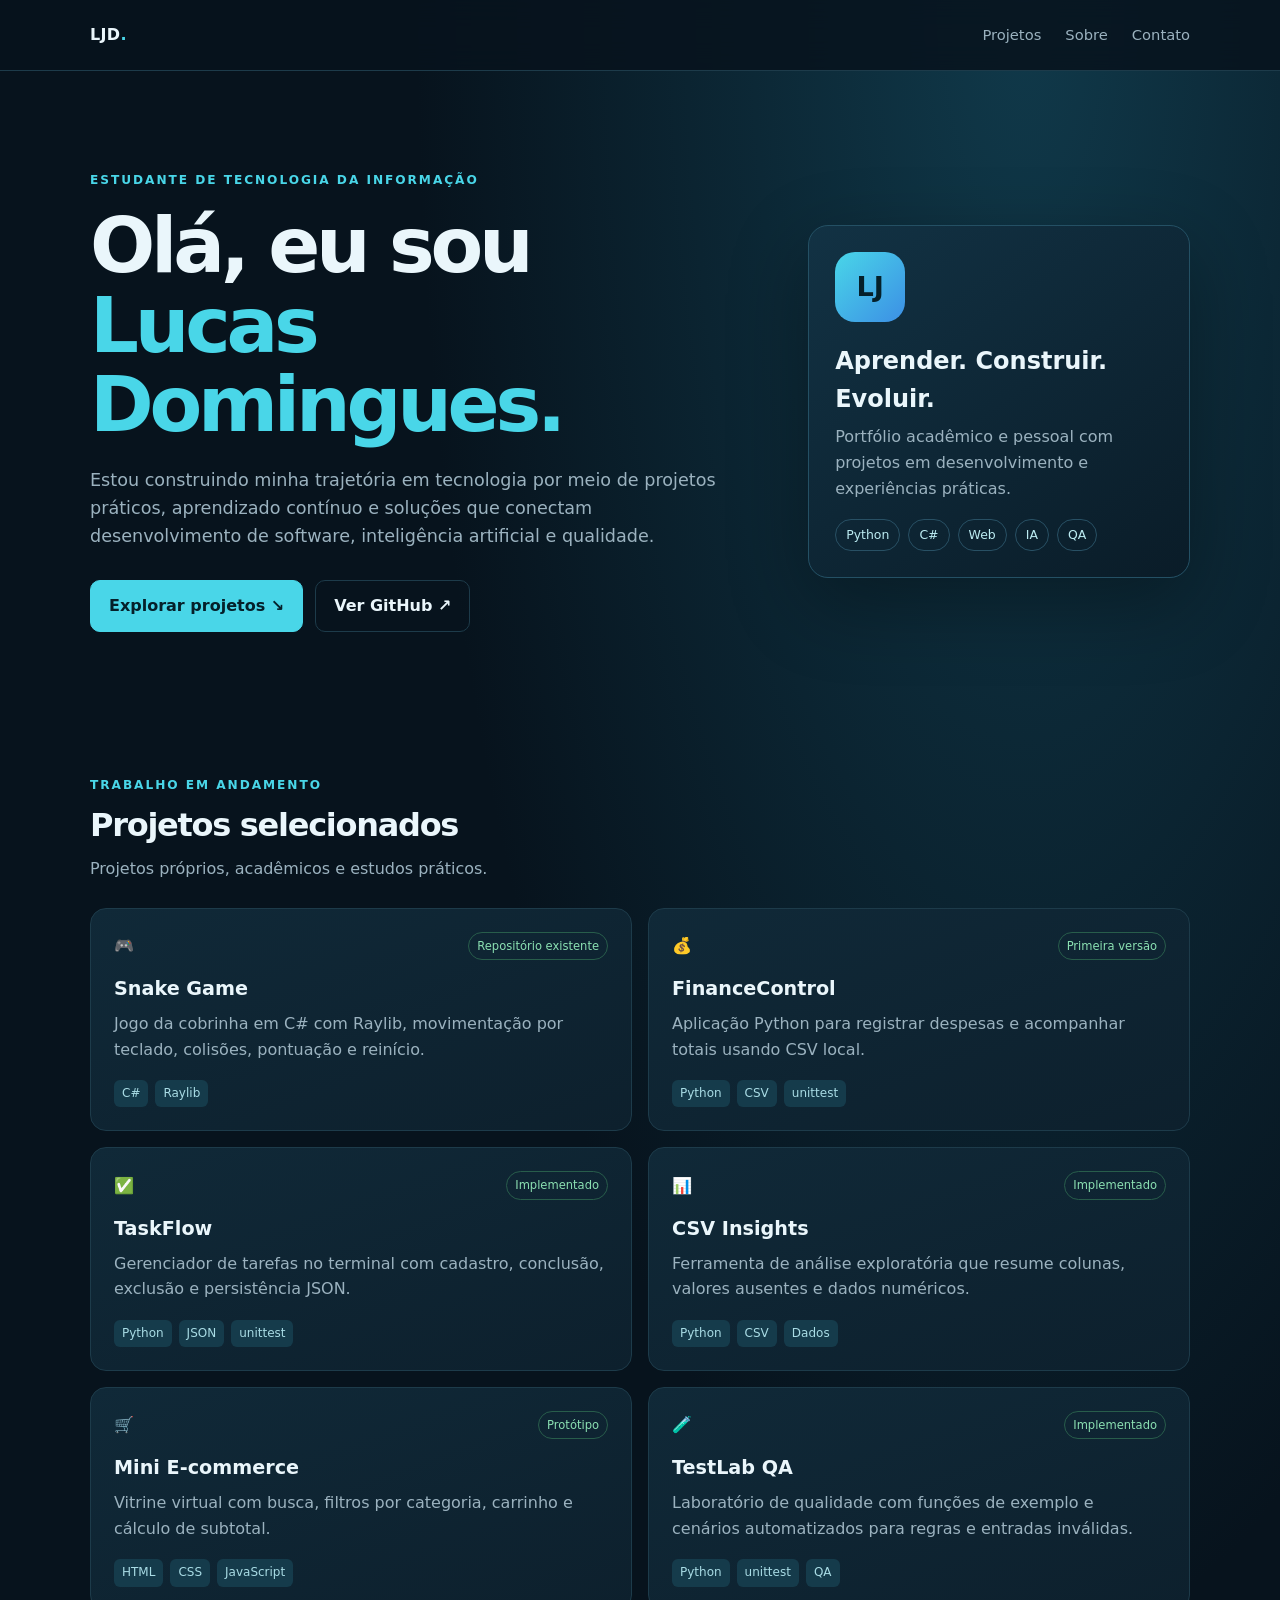
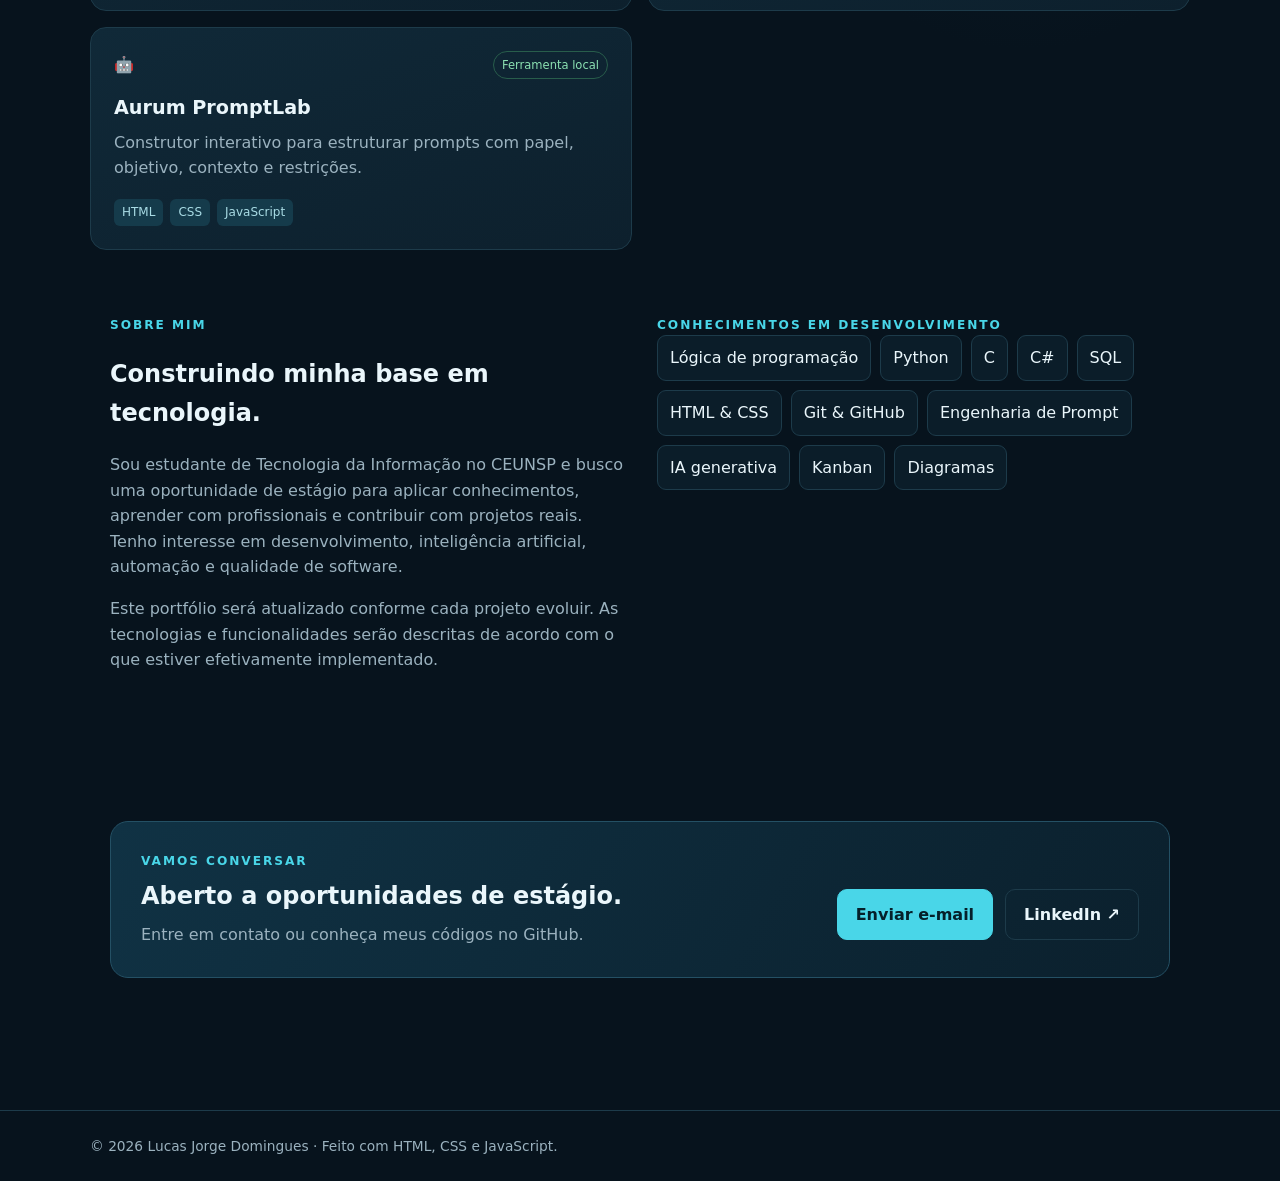
<file: index.html>
<!doctype html>
<html lang="pt-BR">
<head>
  <meta charset="utf-8">
  <meta name="viewport" content="width=device-width, initial-scale=1">
  <meta name="description" content="Portfólio de Lucas Jorge Domingues — projetos de desenvolvimento, Python, inteligência artificial e qualidade de software.">
  <title>Lucas Jorge Domingues | Portfólio</title>
  <style>
    :root{--bg:#07131d;--panel:#0d202d;--panel2:#102938;--text:#eaf6fb;--muted:#9bb2bf;--cyan:#49d6e8;--line:#1d3b4a;--green:#8be0b2}
    *{box-sizing:border-box}html{scroll-behavior:smooth}body{margin:0;background:radial-gradient(ellipse at 80% 0%,#10394a 0,transparent 42%),var(--bg);color:var(--text);font:16px/1.6 Inter,ui-sans-serif,system-ui,-apple-system,Segoe UI,sans-serif}
    a{color:inherit;text-decoration:none}.wrap{width:min(1100px,calc(100% - 40px));margin:auto}
    header{position:sticky;top:0;z-index:5;background:#07131ddd;backdrop-filter:blur(14px);border-bottom:1px solid var(--line)}
    nav{height:70px;display:flex;align-items:center;justify-content:space-between}.brand{font-weight:800;letter-spacing:.02em}.brand span{color:var(--cyan)}.navlinks{display:flex;gap:24px;color:var(--muted);font-size:.92rem}.navlinks a:hover{color:var(--cyan)}
    .hero{padding:100px 0 78px;display:grid;grid-template-columns:1.4fr .8fr;gap:50px;align-items:center}.eyebrow{color:var(--cyan);font-weight:700;text-transform:uppercase;letter-spacing:.16em;font-size:.76rem}.hero h1{font-size:clamp(2.5rem,6vw,4.8rem);line-height:1.03;letter-spacing:-.055em;margin:16px 0 22px}.hero h1 span{color:var(--cyan)}.lead{color:var(--muted);font-size:1.1rem;max-width:650px}.actions{display:flex;gap:12px;flex-wrap:wrap;margin-top:30px}.btn{padding:12px 18px;border-radius:10px;border:1px solid var(--line);font-weight:700}.btn.primary{background:var(--cyan);color:#05202a;border-color:var(--cyan)}.btn:hover{transform:translateY(-2px)}.hero-card{padding:26px;border:1px solid #245064;border-radius:20px;background:linear-gradient(145deg,#123244,#0a1c28);box-shadow:0 25px 80px #0005}.orb{width:70px;height:70px;border-radius:20px;background:linear-gradient(135deg,var(--cyan),#3c8fe5);display:grid;place-items:center;color:#05202a;font-size:1.7rem;font-weight:900}.hero-card h2{margin:20px 0 6px}.hero-card p{color:var(--muted);margin:0}.chips{display:flex;gap:8px;flex-wrap:wrap;margin-top:18px}.chip{border:1px solid #285064;color:#bcecf2;padding:5px 10px;border-radius:99px;font-size:.78rem}
    section{padding:66px 0}.section-head{display:flex;align-items:end;justify-content:space-between;gap:20px;margin-bottom:26px}.section-head h2{font-size:2rem;letter-spacing:-.04em;margin:5px 0}.section-head p{color:var(--muted);margin:0}.grid{display:grid;grid-template-columns:repeat(2,1fr);gap:16px}.project{border:1px solid var(--line);background:linear-gradient(160deg,var(--panel2),var(--panel));padding:23px;border-radius:16px;display:flex;flex-direction:column;min-height:220px}.project:hover{border-color:#39849a;transform:translateY(-3px);transition:.2s}.project-top{display:flex;justify-content:space-between;gap:12px;align-items:center}.project h3{margin:14px 0 6px;font-size:1.2rem}.project p{color:var(--muted);margin:0 0 18px}.tags{display:flex;gap:7px;flex-wrap:wrap;margin-top:auto}.tag{font-size:.75rem;color:#a9dce5;background:#153b4b;padding:4px 8px;border-radius:6px}.status{font-size:.72rem;color:var(--green);border:1px solid #285d4b;padding:4px 8px;border-radius:99px;white-space:nowrap}.status.wip{color:#f5cf87;border-color:#69532e}
    .about{display:grid;grid-template-columns:1fr 1fr;gap:34px}.about p{color:var(--muted)}.skill-list{display:flex;flex-wrap:wrap;gap:9px;align-content:start}.skill{border:1px solid var(--line);padding:9px 12px;border-radius:9px;background:#0b1d29}.contact{border:1px solid #245064;background:linear-gradient(120deg,#103244,#0b202d);padding:30px;border-radius:18px;display:flex;align-items:center;justify-content:space-between;gap:20px}.contact p{color:var(--muted);margin:4px 0 0}footer{border-top:1px solid var(--line);padding:24px 0;color:var(--muted);font-size:.86rem}
    @media(max-width:760px){.hero{grid-template-columns:1fr;padding:70px 0 45px;gap:30px}.navlinks{gap:12px;font-size:.8rem}.grid,.about{grid-template-columns:1fr}.section-head{display:block}.contact{align-items:flex-start;flex-direction:column}}@media(max-width:440px){.navlinks a:nth-child(2){display:none}.wrap{width:min(100% - 28px,1100px)}}
  </style>
</head>
<body>
<header><div class="wrap"><nav><a class="brand" href="#">LJD<span>.</span></a><div class="navlinks"><a href="#projetos">Projetos</a><a href="#sobre">Sobre</a><a href="#contato">Contato</a></div></nav></div></header>
<main>
  <div class="wrap hero">
    <div><div class="eyebrow">Estudante de Tecnologia da Informação</div><h1>Olá, eu sou<br><span>Lucas Domingues.</span></h1><p class="lead">Estou construindo minha trajetória em tecnologia por meio de projetos práticos, aprendizado contínuo e soluções que conectam desenvolvimento de software, inteligência artificial e qualidade.</p><div class="actions"><a class="btn primary" href="#projetos">Explorar projetos ↘</a><a class="btn" href="https://github.com/lucasjorgedo-beep" target="_blank" rel="noreferrer">Ver GitHub ↗</a></div></div>
    <aside class="hero-card"><div class="orb">LJ</div><h2>Aprender. Construir. Evoluir.</h2><p>Portfólio acadêmico e pessoal com projetos em desenvolvimento e experiências práticas.</p><div class="chips"><span class="chip">Python</span><span class="chip">C#</span><span class="chip">Web</span><span class="chip">IA</span><span class="chip">QA</span></div></aside>
  </div>
  <section id="projetos"><div class="wrap"><div class="section-head"><div><div class="eyebrow">Trabalho em andamento</div><h2>Projetos selecionados</h2><p>Projetos próprios, acadêmicos e estudos práticos.</p></div></div>
    <div class="grid">
      <a class="project" href="https://github.com/lucasjorgedo-beep/snake-game" target="_blank" rel="noreferrer"><div class="project-top"><span>🎮</span><span class="status">Repositório existente</span></div><h3>Snake Game</h3><p>Jogo da cobrinha em C# com Raylib, movimentação por teclado, colisões, pontuação e reinício.</p><div class="tags"><span class="tag">C#</span><span class="tag">Raylib</span></div></a>
      <a class="project" href="./projects/finance-control/README.md"><div class="project-top"><span>💰</span><span class="status">Primeira versão</span></div><h3>FinanceControl</h3><p>Aplicação Python para registrar despesas e acompanhar totais usando CSV local.</p><div class="tags"><span class="tag">Python</span><span class="tag">CSV</span><span class="tag">unittest</span></div></a>
      <a class="project" href="./projects/taskflow/README.md"><div class="project-top"><span>✅</span><span class="status">Implementado</span></div><h3>TaskFlow</h3><p>Gerenciador de tarefas no terminal com cadastro, conclusão, exclusão e persistência JSON.</p><div class="tags"><span class="tag">Python</span><span class="tag">JSON</span><span class="tag">unittest</span></div></a>
      <a class="project" href="./projects/csv-insights/README.md"><div class="project-top"><span>📊</span><span class="status">Implementado</span></div><h3>CSV Insights</h3><p>Ferramenta de análise exploratória que resume colunas, valores ausentes e dados numéricos.</p><div class="tags"><span class="tag">Python</span><span class="tag">CSV</span><span class="tag">Dados</span></div></a>
      <a class="project" href="./projects/mini-ecommerce/index.html"><div class="project-top"><span>🛒</span><span class="status">Protótipo</span></div><h3>Mini E-commerce</h3><p>Vitrine virtual com busca, filtros por categoria, carrinho e cálculo de subtotal.</p><div class="tags"><span class="tag">HTML</span><span class="tag">CSS</span><span class="tag">JavaScript</span></div></a>
      <a class="project" href="./projects/testlab-qa/README.md"><div class="project-top"><span>🧪</span><span class="status">Implementado</span></div><h3>TestLab QA</h3><p>Laboratório de qualidade com funções de exemplo e cenários automatizados para regras e entradas inválidas.</p><div class="tags"><span class="tag">Python</span><span class="tag">unittest</span><span class="tag">QA</span></div></a>
      <a class="project" href="./projects/aurum-promptlab/index.html"><div class="project-top"><span>🤖</span><span class="status">Ferramenta local</span></div><h3>Aurum PromptLab</h3><p>Construtor interativo para estruturar prompts com papel, objetivo, contexto e restrições.</p><div class="tags"><span class="tag">HTML</span><span class="tag">CSS</span><span class="tag">JavaScript</span></div></a>
    </div>
  <section id="sobre"><div class="wrap about"><div><div class="eyebrow">Sobre mim</div><h2>Construindo minha base em tecnologia.</h2><p>Sou estudante de Tecnologia da Informação no CEUNSP e busco uma oportunidade de estágio para aplicar conhecimentos, aprender com profissionais e contribuir com projetos reais. Tenho interesse em desenvolvimento, inteligência artificial, automação e qualidade de software.</p><p>Este portfólio será atualizado conforme cada projeto evoluir. As tecnologias e funcionalidades serão descritas de acordo com o que estiver efetivamente implementado.</p></div><div><div class="eyebrow">Conhecimentos em desenvolvimento</div><div class="skill-list"><span class="skill">Lógica de programação</span><span class="skill">Python</span><span class="skill">C</span><span class="skill">C#</span><span class="skill">SQL</span><span class="skill">HTML & CSS</span><span class="skill">Git & GitHub</span><span class="skill">Engenharia de Prompt</span><span class="skill">IA generativa</span><span class="skill">Kanban</span><span class="skill">Diagramas</span></div></div></div></section>
  <section id="contato"><div class="wrap contact"><div><div class="eyebrow">Vamos conversar</div><h2 style="margin:6px 0">Aberto a oportunidades de estágio.</h2><p>Entre em contato ou conheça meus códigos no GitHub.</p></div><div class="actions"><a class="btn primary" href="mailto:lucasjorgedo@gmail.com">Enviar e-mail</a><a class="btn" href="https://www.linkedin.com/in/lucas-jorge-domingues-6031613a3/" target="_blank" rel="noreferrer">LinkedIn ↗</a></div></div></section>
</main>
<footer><div class="wrap">© <span id="year"></span> Lucas Jorge Domingues · Feito com HTML, CSS e JavaScript.</div></footer>
<script>document.getElementById('year').textContent = new Date().getFullYear();</script>
</body></html>
</file>
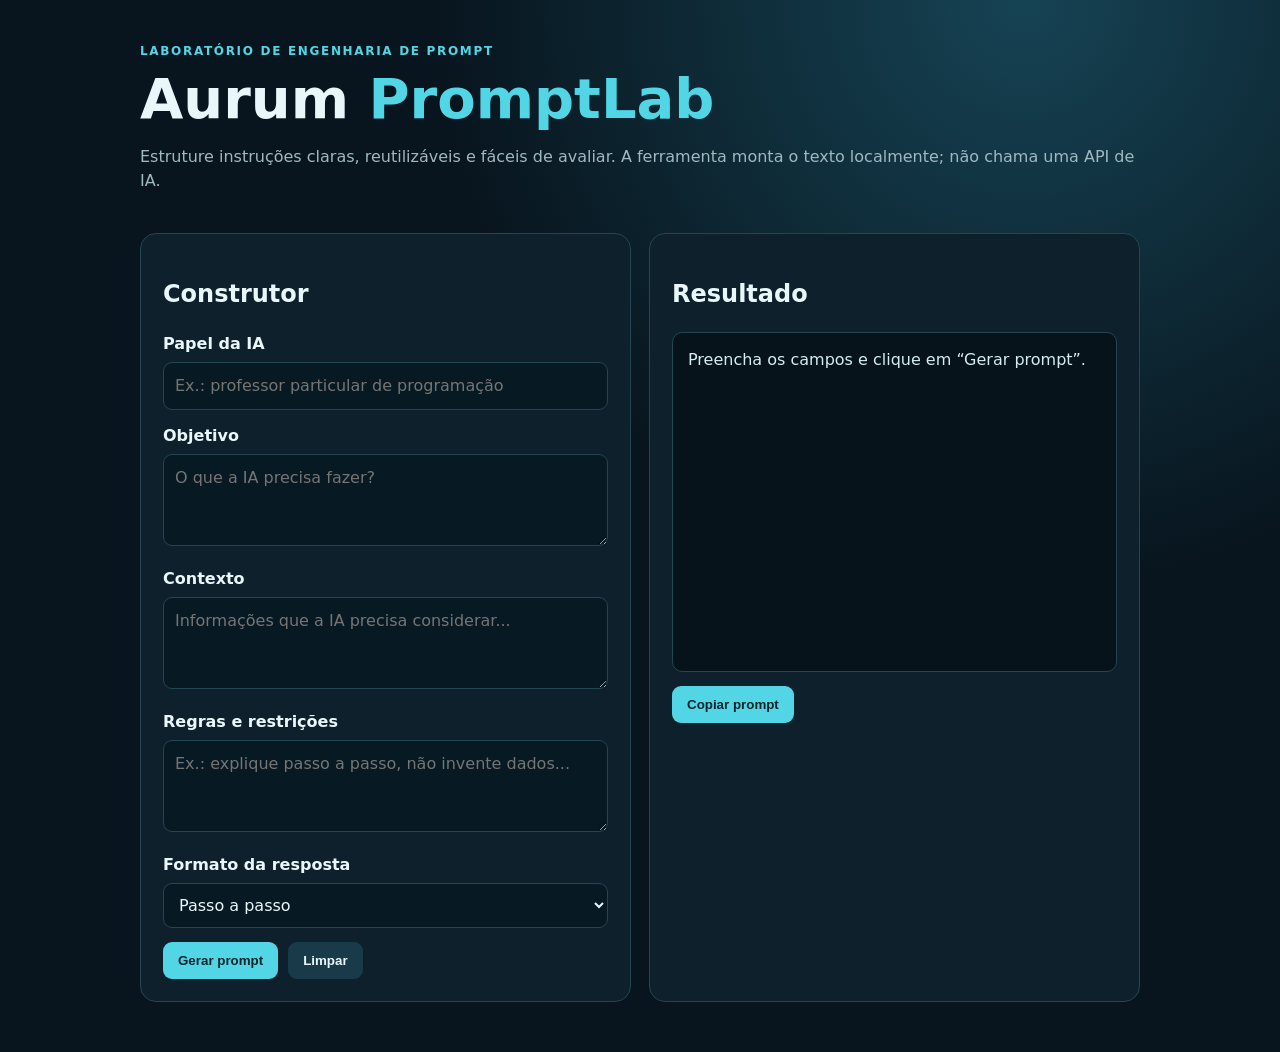
<file: projects/aurum-promptlab/index.html>
<!doctype html><html lang="pt-BR"><head><meta charset="utf-8"><meta name="viewport" content="width=device-width,initial-scale=1"><title>Aurum PromptLab</title>
<style>
:root{--bg:#08151e;--panel:#102632;--line:#244653;--text:#e9f7fa;--muted:#a0b8c0;--cyan:#52d6e5}*{box-sizing:border-box}body{margin:0;background:radial-gradient(circle at 80% 0%,#164354,transparent 40%),var(--bg);color:var(--text);font:16px/1.5 Inter,system-ui,sans-serif}.wrap{width:min(1000px,calc(100% - 32px));margin:auto}.top{padding:42px 0 24px}.eyebrow{color:var(--cyan);font-weight:800;letter-spacing:.14em;font-size:.75rem;text-transform:uppercase}h1{font-size:clamp(2rem,5vw,3.5rem);line-height:1.05;margin:10px 0}.muted{color:var(--muted)}.layout{display:grid;grid-template-columns:1fr 1fr;gap:18px;padding-bottom:50px}.panel{background:#0d202b;border:1px solid var(--line);border-radius:16px;padding:22px}label{display:block;font-weight:700;margin:14px 0 6px}input,textarea,select{width:100%;padding:11px;border:1px solid var(--line);border-radius:9px;background:#071923;color:var(--text);font:inherit}textarea{min-height:92px;resize:vertical}.output{white-space:pre-wrap;min-height:340px;background:#06131b;border:1px solid var(--line);padding:15px;border-radius:10px;color:#d5edf0}.actions{display:flex;gap:10px;flex-wrap:wrap;margin-top:14px}button{border:0;border-radius:9px;background:var(--cyan);color:#06242b;padding:11px 15px;font-weight:800;cursor:pointer}button.secondary{background:#193b49;color:var(--text)}.hint{font-size:.83rem;color:var(--muted)}@media(max-width:720px){.layout{grid-template-columns:1fr}}
</style></head><body><main class="wrap"><header class="top"><div class="eyebrow">Laboratório de engenharia de prompt</div><h1>Aurum <span style="color:var(--cyan)">PromptLab</span></h1><p class="muted">Estruture instruções claras, reutilizáveis e fáceis de avaliar. A ferramenta monta o texto localmente; não chama uma API de IA.</p></header>
<div class="layout"><section class="panel"><h2>Construtor</h2><label for="role">Papel da IA</label><input id="role" placeholder="Ex.: professor particular de programação"><label for="goal">Objetivo</label><textarea id="goal" placeholder="O que a IA precisa fazer?"></textarea><label for="context">Contexto</label><textarea id="context" placeholder="Informações que a IA precisa considerar..."></textarea><label for="rules">Regras e restrições</label><textarea id="rules" placeholder="Ex.: explique passo a passo, não invente dados..."></textarea><label for="format">Formato da resposta</label><select id="format"><option>Passo a passo</option><option>Lista organizada</option><option>Tabela</option><option>Relatório com seções</option><option>Código comentado</option></select><div class="actions"><button onclick="buildPrompt()">Gerar prompt</button><button class="secondary" onclick="clearForm()">Limpar</button></div></section>
<section class="panel"><h2>Resultado</h2><div id="output" class="output" aria-live="polite">Preencha os campos e clique em “Gerar prompt”.</div><div class="actions"><button onclick="copyPrompt()">Copiar prompt</button></div><p id="feedback" class="hint" aria-live="polite"></p></section></div></main>
<script>
function buildPrompt(){
 const role=document.getElementById("role").value.trim(),goal=document.getElementById("goal").value.trim(),context=document.getElementById("context").value.trim(),rules=document.getElementById("rules").value.trim(),format=document.getElementById("format").value;
 if(!goal){document.getElementById("feedback").textContent="Preencha pelo menos o objetivo.";return;}
 const parts=["Atue como "+(role||"um assistente especialista no tema")+".","\\nOBJETIVO\\n"+goal,context?"\\nCONTEXTO\\n"+context:"",rules?"\\nREGRAS E RESTRIÇÕES\\n"+rules:"","\\nFORMATO DA RESPOSTA\\n"+format,"\\nAntes de responder, verifique se entendeu o objetivo. Se faltar uma informação essencial, faça uma pergunta objetiva. Não invente fatos; sinalize incertezas."];
 document.getElementById("output").textContent=parts.filter(Boolean).join("\\n");document.getElementById("feedback").textContent="Prompt estruturado. Revise antes de utilizar.";
}
async function copyPrompt(){const value=document.getElementById("output").textContent;if(value.startsWith("Preencha")){document.getElementById("feedback").textContent="Gere um prompt primeiro.";return;}try{await navigator.clipboard.writeText(value);document.getElementById("feedback").textContent="Prompt copiado.";}catch{document.getElementById("feedback").textContent="Não foi possível copiar automaticamente neste navegador.";}}
function clearForm(){["role","goal","context","rules"].forEach(id=>document.getElementById(id).value="");document.getElementById("format").selectedIndex=0;document.getElementById("output").textContent="Preencha os campos e clique em “Gerar prompt”.";document.getElementById("feedback").textContent="";}
</script></body></html>
</file>
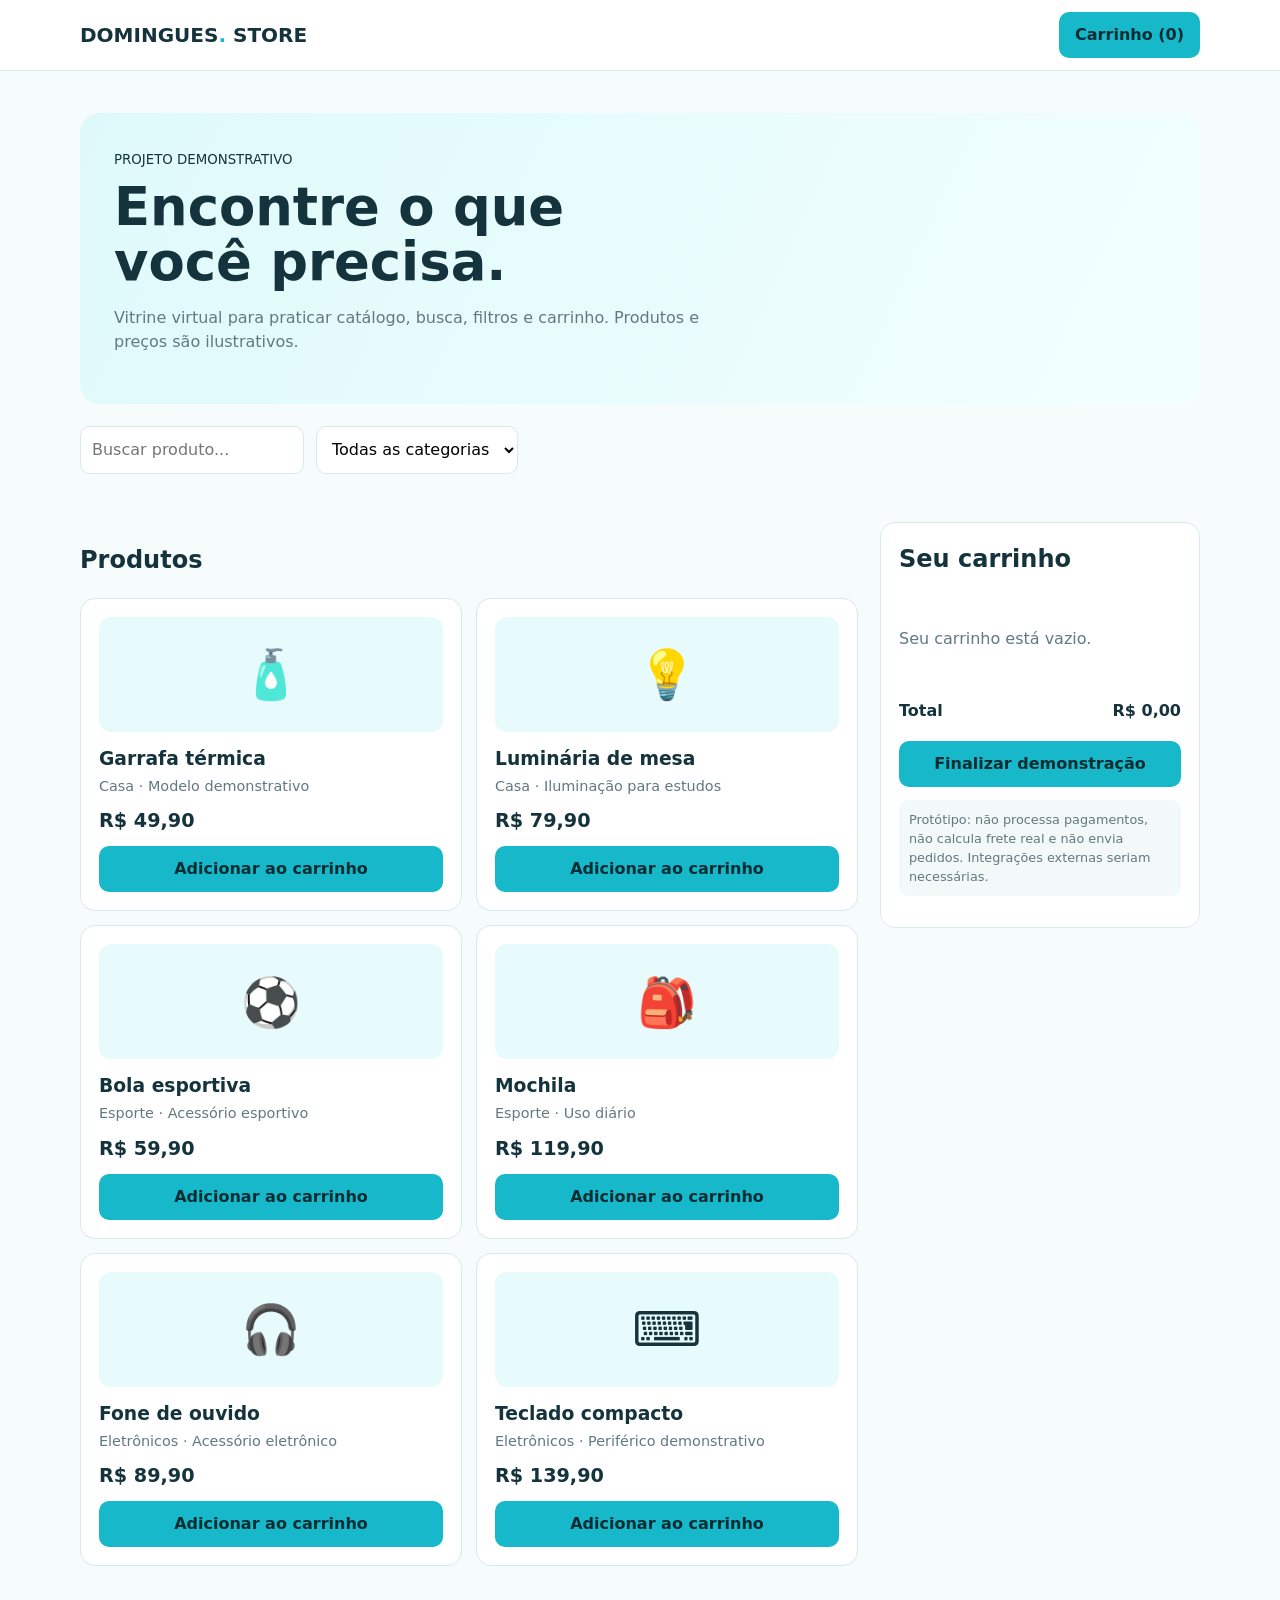
<file: projects/mini-ecommerce/index.html>
<!doctype html>
<html lang="pt-BR"><head><meta charset="utf-8"><meta name="viewport" content="width=device-width,initial-scale=1"><title>Domingues Store — Mini E-commerce</title>
<style>
:root{--ink:#14333c;--muted:#617980;--cyan:#16b8c9;--pale:#e8fbfc;--line:#d8e9eb;--bg:#f6fbfb}*{box-sizing:border-box}body{margin:0;background:var(--bg);color:var(--ink);font:16px/1.5 Inter,system-ui,sans-serif}header{background:white;border-bottom:1px solid var(--line);position:sticky;top:0;z-index:4}.wrap{width:min(1120px,calc(100% - 32px));margin:auto}.bar{height:70px;display:flex;align-items:center;justify-content:space-between;gap:16px}.brand{font-weight:900;font-size:1.25rem}.brand span{color:var(--cyan)}button,input,select{font:inherit}.cart-button,.primary{border:0;background:var(--cyan);color:#042c33;padding:11px 16px;border-radius:10px;font-weight:800;cursor:pointer}.hero{padding:42px 0 26px}.hero-box{background:linear-gradient(115deg,#dff9fa,#f2ffff);padding:34px;border-radius:20px}.hero h1{font-size:clamp(2rem,5vw,3.3rem);line-height:1.05;margin:8px 0}.hero p{color:var(--muted);max-width:600px}.tools{display:flex;gap:12px;flex-wrap:wrap;margin:22px 0}.tools input,.tools select{border:1px solid var(--line);border-radius:10px;padding:11px;background:white;min-width:180px}.layout{display:grid;grid-template-columns:1fr 320px;gap:22px;padding-bottom:60px}.products{display:grid;grid-template-columns:repeat(2,minmax(0,1fr));gap:14px}.product,.cart{background:white;border:1px solid var(--line);border-radius:15px;padding:18px}.product .emoji{height:115px;border-radius:12px;background:var(--pale);display:grid;place-items:center;font-size:3rem}.product h3{margin:13px 0 3px}.muted{color:var(--muted);font-size:.9rem}.price{font-size:1.2rem;font-weight:900;margin:10px 0}.product button{width:100%}.cart{height:max-content;position:sticky;top:88px}.cart h2{margin-top:0}.cart-line{display:flex;justify-content:space-between;gap:10px;padding:10px 0;border-bottom:1px solid var(--line);font-size:.9rem}.cart-line button{border:0;background:none;color:#b33;cursor:pointer}.total{display:flex;justify-content:space-between;font-weight:900;margin:18px 0}.notice{font-size:.8rem;color:var(--muted);background:#f3f8f8;padding:10px;border-radius:9px}.empty{color:var(--muted);padding:15px 0}@media(max-width:760px){.layout{grid-template-columns:1fr}.cart{position:static;grid-row:1}.products{grid-template-columns:repeat(2,minmax(0,1fr))}}@media(max-width:440px){.products{grid-template-columns:1fr}.hero-box{padding:23px}.tools input,.tools select{width:100%}}
</style></head><body>
<header><div class="wrap bar"><div class="brand">DOMINGUES<span>.</span> STORE</div><button class="cart-button" onclick="document.getElementById('cart').scrollIntoView({behavior:'smooth'})">Carrinho (<span id="cart-count">0</span>)</button></div></header>
<main class="wrap"><section class="hero"><div class="hero-box"><small>PROJETO DEMONSTRATIVO</small><h1>Encontre o que<br>você precisa.</h1><p>Vitrine virtual para praticar catálogo, busca, filtros e carrinho. Produtos e preços são ilustrativos.</p></div><div class="tools"><input id="search" type="search" placeholder="Buscar produto..." aria-label="Buscar produto"><select id="category" aria-label="Filtrar categoria"><option value="Todas">Todas as categorias</option><option>Casa</option><option>Esporte</option><option>Eletrônicos</option></select></div></section>
<div class="layout"><section><h2>Produtos</h2><div class="products" id="products"></div></section><aside class="cart" id="cart"><h2>Seu carrinho</h2><div id="cart-items" class="empty">Seu carrinho está vazio.</div><div class="total"><span>Total</span><span id="total">R$ 0,00</span></div><button class="primary" style="width:100%" onclick="checkout()">Finalizar demonstração</button><p class="notice">Protótipo: não processa pagamentos, não calcula frete real e não envia pedidos. Integrações externas seriam necessárias.</p></aside></div></main>
<script>
const catalog=[
{id:1,name:"Garrafa térmica",category:"Casa",price:49.9,emoji:"🧴",description:"Modelo demonstrativo"},
{id:2,name:"Luminária de mesa",category:"Casa",price:79.9,emoji:"💡",description:"Iluminação para estudos"},
{id:3,name:"Bola esportiva",category:"Esporte",price:59.9,emoji:"⚽",description:"Acessório esportivo"},
{id:4,name:"Mochila",category:"Esporte",price:119.9,emoji:"🎒",description:"Uso diário"},
{id:5,name:"Fone de ouvido",category:"Eletrônicos",price:89.9,emoji:"🎧",description:"Acessório eletrônico"},
{id:6,name:"Teclado compacto",category:"Eletrônicos",price:139.9,emoji:"⌨️",description:"Periférico demonstrativo"}];
const cart=new Map();
const money=value=>value.toLocaleString("pt-BR",{style:"currency",currency:"BRL"});
function renderProducts(){
 const q=document.getElementById("search").value.toLowerCase(),cat=document.getElementById("category").value;
 const list=catalog.filter(p=>(cat==="Todas"||p.category===cat)&&(p.name.toLowerCase().includes(q)||p.description.toLowerCase().includes(q)));
 document.getElementById("products").innerHTML=list.length?list.map(p=>'<article class="product"><div class="emoji">'+p.emoji+'</div><h3>'+p.name+'</h3><div class="muted">'+p.category+' · '+p.description+'</div><div class="price">'+money(p.price)+'</div><button class="primary" onclick="add('+p.id+')">Adicionar ao carrinho</button></article>').join(""):'<p class="muted">Nenhum produto encontrado.</p>';
}
function add(id){cart.set(id,(cart.get(id)||0)+1);renderCart();}
function remove(id){const qty=(cart.get(id)||0)-1;if(qty<=0)cart.delete(id);else cart.set(id,qty);renderCart();}
function renderCart(){
 let count=0,total=0;const lines=[];
 for(const [id,qty] of cart){const p=catalog.find(item=>item.id===id);count+=qty;total+=p.price*qty;lines.push('<div class="cart-line"><span>'+p.name+' × '+qty+'<br><b>'+money(p.price*qty)+'</b></span><button aria-label="Remover uma unidade de '+p.name+'" onclick="remove('+id+')">Remover</button></div>');}
 document.getElementById("cart-count").textContent=count;document.getElementById("cart-items").innerHTML=lines.length?lines.join(""):'<div class="empty">Seu carrinho está vazio.</div>';document.getElementById("total").textContent=money(total);
}
function checkout(){if(!cart.size){alert("Adicione um produto antes de continuar.");return;}alert("Demonstração concluída! Nenhuma compra real foi realizada.");}
document.getElementById("search").addEventListener("input",renderProducts);document.getElementById("category").addEventListener("change",renderProducts);renderProducts();renderCart();
</script></body></html>
</file>
